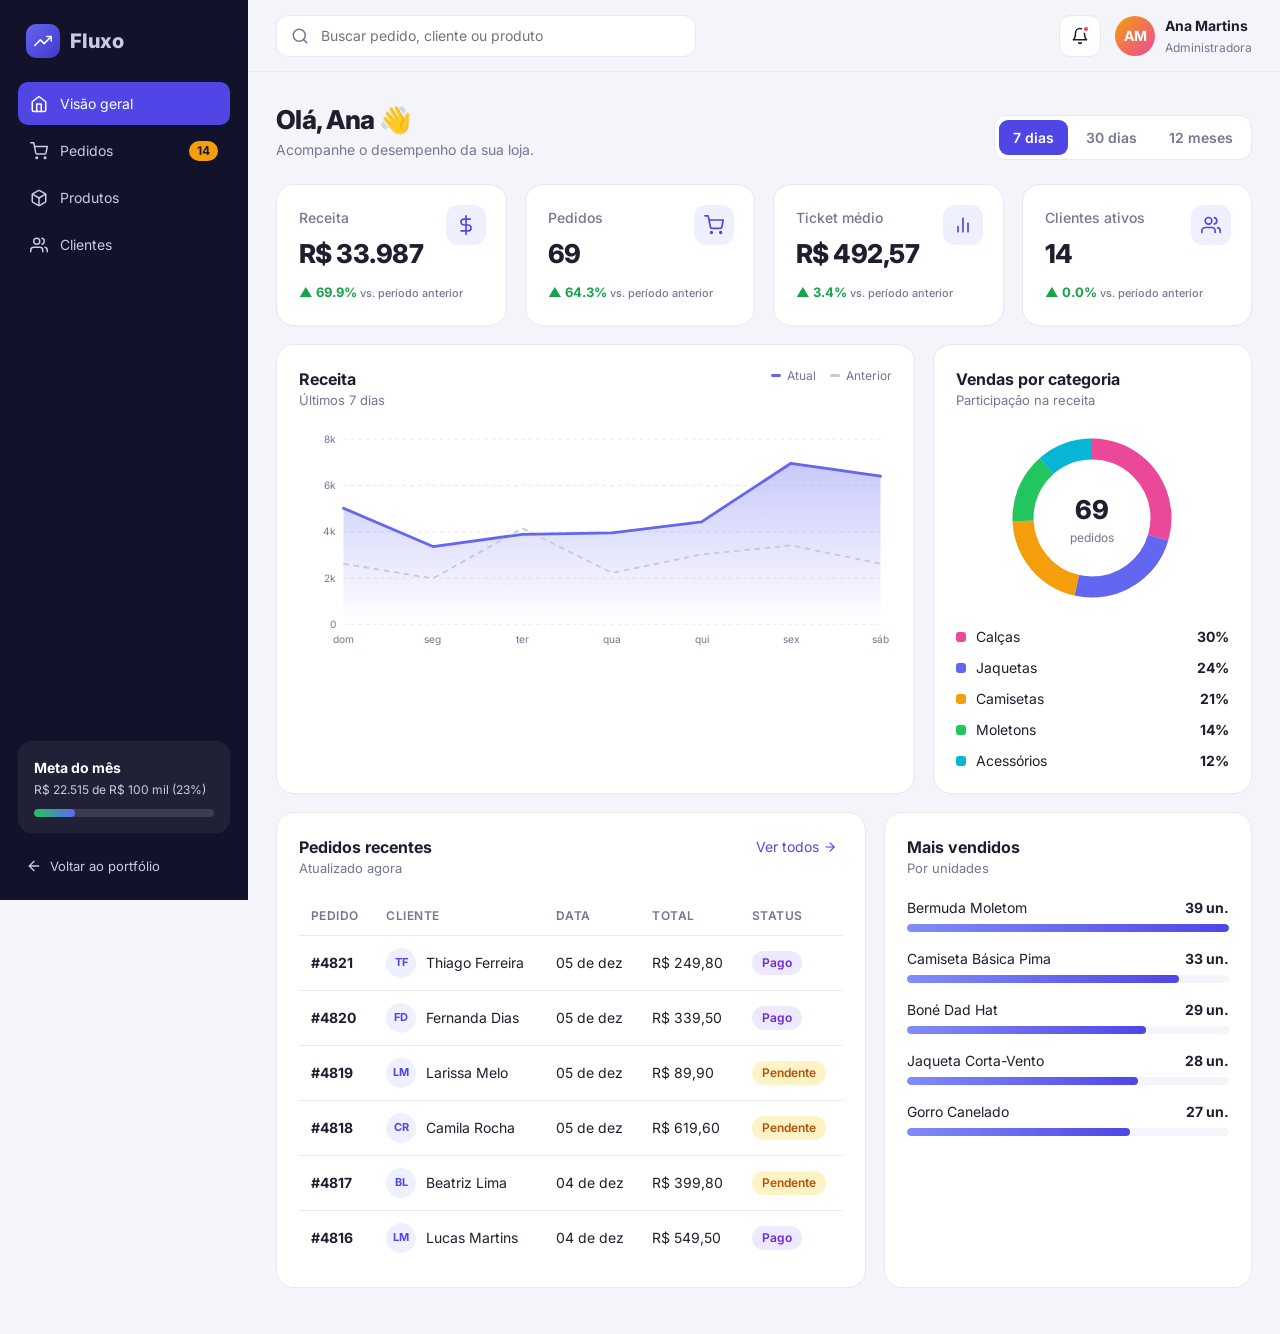
<file: projetos/dashboard/index.html>
<!DOCTYPE html>
<html lang="pt-BR">
  <head>
    <meta charset="UTF-8">
    <meta name="viewport" content="width=device-width, initial-scale=1">
    <title>Fluxo | Painel de Vendas</title>
    <meta name="description" content="Fluxo: painel de gestão de vendas com indicadores, gráficos e pedidos em tempo real.">
    <link rel="icon" href="data:image/svg+xml,<svg xmlns='http://www.w3.org/2000/svg' viewBox='0 0 32 32'><rect width='32' height='32' rx='8' fill='%234f46e5'/><path d='M8 20l5-6 4 4 7-8' stroke='white' stroke-width='3' fill='none' stroke-linecap='round' stroke-linejoin='round'/></svg>">
    <link rel="preconnect" href="https://fonts.googleapis.com">
    <link rel="preconnect" href="https://fonts.gstatic.com" crossorigin>
    <link href="https://fonts.googleapis.com/css2?family=Inter:wght@400;500;600;700;800&display=swap" rel="stylesheet">
    <link rel="stylesheet" href="../../css/dashboard.css">
  </head>
  <body class="fx">
    <aside class="fx-side" id="fx-side">
      <a href="#" class="fx-logo"><span class="fx-logo-mark"><svg width="18" height="18" viewBox="0 0 24 24" fill="none" stroke="currentColor" stroke-width="2" stroke-linecap="round" stroke-linejoin="round" aria-hidden="true"><polyline points="23 6 13.5 15.5 8.5 10.5 1 18"/><polyline points="17 6 23 6 23 12"/></svg></span> Fluxo</a>
      <nav class="fx-menu" aria-label="Menu do painel">
        <button class="fx-menu-item active" data-view="overview"><svg width="18" height="18" viewBox="0 0 24 24" fill="none" stroke="currentColor" stroke-width="2" stroke-linecap="round" stroke-linejoin="round" aria-hidden="true"><path d="m3 9 9-7 9 7v11a2 2 0 0 1-2 2H5a2 2 0 0 1-2-2z"/><polyline points="9 22 9 12 15 12 15 22"/></svg> Visão geral</button>
        <button class="fx-menu-item" data-view="orders"><svg width="18" height="18" viewBox="0 0 24 24" fill="none" stroke="currentColor" stroke-width="2" stroke-linecap="round" stroke-linejoin="round" aria-hidden="true"><circle cx="9" cy="21" r="1"/><circle cx="20" cy="21" r="1"/><path d="M1 1h4l2.68 13.39a2 2 0 0 0 2 1.61h9.72a2 2 0 0 0 2-1.61L23 6H6"/></svg> Pedidos <span class="fx-badge" id="fx-pending-badge">0</span></button>
        <button class="fx-menu-item" data-view="products"><svg width="18" height="18" viewBox="0 0 24 24" fill="none" stroke="currentColor" stroke-width="2" stroke-linecap="round" stroke-linejoin="round" aria-hidden="true"><path d="M21 16V8a2 2 0 0 0-1-1.73l-7-4a2 2 0 0 0-2 0l-7 4A2 2 0 0 0 3 8v8a2 2 0 0 0 1 1.73l7 4a2 2 0 0 0 2 0l7-4A2 2 0 0 0 21 16z"/><polyline points="3.27 6.96 12 12.01 20.73 6.96"/><line x1="12" y1="22.08" x2="12" y2="12"/></svg> Produtos</button>
        <button class="fx-menu-item" data-view="customers"><svg width="18" height="18" viewBox="0 0 24 24" fill="none" stroke="currentColor" stroke-width="2" stroke-linecap="round" stroke-linejoin="round" aria-hidden="true"><path d="M17 21v-2a4 4 0 0 0-4-4H5a4 4 0 0 0-4 4v2"/><circle cx="9" cy="7" r="4"/><path d="M23 21v-2a4 4 0 0 0-3-3.87"/><path d="M16 3.13a4 4 0 0 1 0 7.75"/></svg> Clientes</button>
      </nav>
      <div class="fx-side-card">
        <strong>Meta do mês</strong>
        <span id="fx-goal-text">R$ 0 de R$ 100 mil</span>
        <div class="fx-progress"><span id="fx-goal-bar"></span></div>
      </div>
      <a href="../../index.html#projetos" class="fx-back"><svg width="16" height="16" viewBox="0 0 24 24" fill="none" stroke="currentColor" stroke-width="2" stroke-linecap="round" stroke-linejoin="round" aria-hidden="true"><line x1="19" y1="12" x2="5" y2="12"/><polyline points="12 19 5 12 12 5"/></svg> Voltar ao portfólio</a>
    </aside>
    <div class="fx-overlay" id="fx-overlay"></div>

    <div class="fx-main">
      <header class="fx-top">
        <button class="fx-icon-btn fx-burger" id="fx-burger" aria-label="Abrir menu"><svg width="20" height="20" viewBox="0 0 24 24" fill="none" stroke="currentColor" stroke-width="2" stroke-linecap="round" stroke-linejoin="round" aria-hidden="true"><line x1="4" y1="6" x2="20" y2="6"/><line x1="4" y1="12" x2="20" y2="12"/><line x1="4" y1="18" x2="20" y2="18"/></svg></button>
        <label class="fx-search">
          <svg width="18" height="18" viewBox="0 0 24 24" fill="none" stroke="currentColor" stroke-width="2" stroke-linecap="round" stroke-linejoin="round" aria-hidden="true"><circle cx="11" cy="11" r="8"/><line x1="21" y1="21" x2="16.65" y2="16.65"/></svg>
          <input type="search" id="fx-search" placeholder="Buscar pedido, cliente ou produto" aria-label="Buscar">
        </label>
        <div class="fx-top-right">
          <button class="fx-icon-btn fx-bell" id="fx-bell" aria-label="Notificações"><svg width="18" height="18" viewBox="0 0 24 24" fill="none" stroke="currentColor" stroke-width="2" stroke-linecap="round" stroke-linejoin="round" aria-hidden="true"><path d="M18 8A6 6 0 0 0 6 8c0 7-3 9-3 9h18s-3-2-3-9"/><path d="M13.73 21a2 2 0 0 1-3.46 0"/></svg><span></span></button>
          <div class="fx-notes" id="fx-notes" hidden>
            <strong>Notificações</strong>
            <p id="fx-note-order"></p>
            <p><b>Estoque baixo</b> Jaqueta Corta-Vento · 3 un.</p>
            <p id="fx-note-goal"></p>
          </div>
          <div class="fx-user"><span>AM</span><div><strong>Ana Martins</strong><small>Administradora</small></div></div>
        </div>
      </header>

      <main class="fx-content">
        <!-- Visão geral -->
        <section class="fx-view active" data-view="overview">
          <div class="fx-title">
            <div>
              <h1>Olá, Ana 👋</h1>
              <p>Acompanhe o desempenho da sua loja.</p>
            </div>
            <div class="fx-seg" role="tablist" aria-label="Período">
              <button class="active" data-period="7">7 dias</button>
              <button data-period="30">30 dias</button>
              <button data-period="365">12 meses</button>
            </div>
          </div>

          <div class="fx-kpis" id="fx-kpis"></div>

          <div class="fx-grid">
            <article class="fx-card fx-chart-card">
              <div class="fx-card-head">
                <div><h2>Receita</h2><p id="fx-chart-sub">Últimos 7 dias</p></div>
                <div class="fx-legend"><span class="cur"></span> Atual <span class="prev"></span> Anterior</div>
              </div>
              <div class="fx-chart" id="fx-chart"></div>
            </article>
            <article class="fx-card">
              <div class="fx-card-head"><div><h2>Vendas por categoria</h2><p>Participação na receita</p></div></div>
              <div class="fx-donut-wrap">
                <svg viewBox="0 0 120 120" class="fx-donut" id="fx-donut"></svg>
                <div class="fx-donut-center"><strong id="fx-donut-total">0</strong><span>pedidos</span></div>
              </div>
              <ul class="fx-cats" id="fx-cats"></ul>
            </article>
          </div>

          <div class="fx-grid fx-grid-2">
            <article class="fx-card">
              <div class="fx-card-head">
                <div><h2>Pedidos recentes</h2><p>Atualizado agora</p></div>
                <button class="fx-link" data-goto="orders">Ver todos <svg width="14" height="14" viewBox="0 0 24 24" fill="none" stroke="currentColor" stroke-width="2" stroke-linecap="round" stroke-linejoin="round" aria-hidden="true"><line x1="5" y1="12" x2="19" y2="12"/><polyline points="12 5 19 12 12 19"/></svg></button>
              </div>
              <div class="fx-table-wrap"><table class="fx-table" id="fx-recent"></table></div>
            </article>
            <article class="fx-card">
              <div class="fx-card-head"><div><h2>Mais vendidos</h2><p>Por unidades</p></div></div>
              <ul class="fx-top-products" id="fx-top-products"></ul>
            </article>
          </div>
        </section>

        <!-- Pedidos -->
        <section class="fx-view" data-view="orders">
          <div class="fx-title">
            <div><h1>Pedidos</h1><p id="fx-orders-count">0 pedidos</p></div>
            <div class="fx-seg" id="fx-status-filter">
              <button class="active" data-status="all">Todos</button>
              <button data-status="Pago">Pagos</button>
              <button data-status="Pendente">Pendentes</button>
              <button data-status="Enviado">Enviados</button>
              <button data-status="Entregue">Entregues</button>
              <button data-status="Cancelado">Cancelados</button>
            </div>
          </div>
          <article class="fx-card">
            <div class="fx-table-wrap"><table class="fx-table" id="fx-orders"></table></div>
            <p class="fx-empty" id="fx-orders-empty" hidden>Nenhum pedido encontrado para esse filtro.</p>
          </article>
        </section>

        <!-- Produtos -->
        <section class="fx-view" data-view="products">
          <div class="fx-title"><div><h1>Produtos</h1><p>Estoque e desempenho</p></div></div>
          <div class="fx-products" id="fx-products"></div>
        </section>

        <!-- Clientes -->
        <section class="fx-view" data-view="customers">
          <div class="fx-title"><div><h1>Clientes</h1><p>Quem mais compra na sua loja</p></div></div>
          <article class="fx-card"><div class="fx-table-wrap"><table class="fx-table" id="fx-customers"></table></div></article>
        </section>
      </main>
    </div>

    <!-- Detalhe do pedido -->
    <div class="fx-modal" id="fx-modal" hidden>
      <div class="fx-modal-box" role="dialog" aria-modal="true" aria-labelledby="fx-modal-title">
        <button class="fx-icon-btn fx-modal-close" id="fx-modal-close" aria-label="Fechar"><svg width="18" height="18" viewBox="0 0 24 24" fill="none" stroke="currentColor" stroke-width="2" stroke-linecap="round" stroke-linejoin="round" aria-hidden="true"><line x1="18" y1="6" x2="6" y2="18"/><line x1="6" y1="6" x2="18" y2="18"/></svg></button>
        <div id="fx-modal-body"></div>
      </div>
    </div>

    <script src="../../js/dashboard.js" defer></script>
  </body>
</html>
</file>
<file: css/dashboard.css>
:root {
  --fx-bg: #f4f5fa;
  --fx-card: #ffffff;
  --fx-line: #e7e8f0;
  --fx-text: #1e1f2e;
  --fx-muted: #737791;
  --fx-primary: #4f46e5;
  --fx-primary-soft: #eef0ff;
  --fx-side: #12132a;
  color-scheme: light;
}
* { box-sizing: border-box; }
body.fx { margin: 0; display: flex; min-height: 100vh; background: var(--fx-bg); color: var(--fx-text); font-family: 'Inter', system-ui, sans-serif; font-size: 14px; line-height: 1.5; overflow-x: hidden; }
.fx a { color: inherit; text-decoration: none; }
.fx button { font: inherit; cursor: pointer; color: inherit; }
.fx h1, .fx h2, .fx h3, .fx p { margin: 0; }
.fx :focus-visible { outline: 2px solid var(--fx-primary); outline-offset: 2px; border-radius: 6px; }
.fx-muted { color: var(--fx-muted); }

/* Lateral */
.fx-side { position: sticky; top: 0; flex: 0 0 248px; height: 100vh; display: flex; flex-direction: column; gap: 24px; padding: 24px 18px; background: var(--fx-side); color: #c9cbe4; z-index: 40; }
.fx-logo { display: flex; align-items: center; gap: 10px; padding: 0 8px; font-size: 20px; font-weight: 800; color: #fff; }
.fx-logo-mark { display: grid; place-items: center; width: 34px; height: 34px; border-radius: 10px; background: linear-gradient(135deg, #6366f1, #4338ca); color: #fff; }
.fx-menu { display: grid; gap: 4px; }
.fx-menu-item { display: flex; align-items: center; gap: 12px; width: 100%; padding: 11px 12px; border: 0; border-radius: 10px; background: none; color: #c9cbe4 !important; font-weight: 500; text-align: left; transition: 0.2s; }
.fx-menu-item:hover { background: rgba(255, 255, 255, 0.06); color: #fff !important; }
.fx-menu-item.active { background: var(--fx-primary); color: #fff !important; }
.fx-badge { margin-left: auto; padding: 1px 8px; border-radius: 999px; background: #f59e0b; color: #1e1f2e; font-size: 12px; font-weight: 700; }
.fx-side-card { margin-top: auto; padding: 16px; border-radius: 14px; background: rgba(255, 255, 255, 0.06); }
.fx-side-card strong { display: block; color: #fff; }
.fx-side-card span { font-size: 12px; }
.fx-progress { height: 8px; margin-top: 10px; border-radius: 99px; background: rgba(255, 255, 255, 0.12); overflow: hidden; }
.fx-progress span { display: block; height: 100%; border-radius: inherit; background: linear-gradient(90deg, #22c55e, #6366f1); transition: width 1s; }
.fx-back { display: flex; align-items: center; gap: 8px; padding: 0 8px; font-size: 13px; color: #9a9cc0; }
.fx-back:hover { color: #fff; }
.fx-overlay { display: none; }

/* Topo */
.fx-main { flex: 1; min-width: 0; }
.fx-top { position: sticky; top: 0; z-index: 20; display: flex; align-items: center; gap: 16px; height: 72px; padding: 0 28px; background: rgba(244, 245, 250, 0.85); backdrop-filter: blur(10px); border-bottom: 1px solid var(--fx-line); }
.fx-search { display: flex; align-items: center; gap: 10px; flex: 1; max-width: 420px; padding: 0 14px; height: 42px; border-radius: 12px; background: var(--fx-card); border: 1px solid var(--fx-line); color: var(--fx-muted); }
.fx-search:focus-within { border-color: var(--fx-primary); }
.fx-search input { flex: 1; min-width: 0; border: 0; outline: 0; background: none; font: inherit; color: var(--fx-text); }
.fx-top-right { position: relative; display: flex; align-items: center; gap: 14px; margin-left: auto; }
.fx-icon-btn { display: grid; place-items: center; width: 42px; height: 42px; border-radius: 12px; border: 1px solid var(--fx-line); background: var(--fx-card); position: relative; }
.fx-icon-btn:hover { border-color: var(--fx-primary); color: var(--fx-primary); }
.fx-bell > span { position: absolute; top: 9px; right: 10px; width: 8px; height: 8px; border-radius: 50%; background: #ef4444; border: 2px solid #fff; }
.fx-bell.seen > span { display: none; }
.fx-burger { display: none; }
.fx-notes { position: absolute; top: 52px; right: 0; width: 300px; padding: 16px; border-radius: 14px; background: var(--fx-card); border: 1px solid var(--fx-line); box-shadow: 0 20px 40px -16px rgba(30, 31, 46, 0.25); display: grid; gap: 10px; }
.fx-notes p { padding: 10px; border-radius: 10px; background: var(--fx-bg); font-size: 13px; color: var(--fx-muted); }
.fx-notes b { display: block; color: var(--fx-text); }
.fx-user { display: flex; align-items: center; gap: 10px; }
.fx-user > span { display: grid; place-items: center; width: 40px; height: 40px; border-radius: 50%; background: linear-gradient(135deg, #f59e0b, #ec4899); color: #fff; font-weight: 700; }
.fx-user strong { display: block; font-size: 14px; }
.fx-user small { color: var(--fx-muted); font-size: 12px; }

/* Conteúdo */
.fx-content { padding: 28px; max-width: 1400px; }
.fx-view { display: none; animation: fxIn 0.3s ease; }
.fx-view.active { display: block; }
@keyframes fxIn { from { opacity: 0; transform: translateY(8px); } }
.fx-title { display: flex; align-items: flex-end; justify-content: space-between; gap: 16px; flex-wrap: wrap; margin-bottom: 24px; }
.fx-title h1 { font-size: 26px; font-weight: 800; letter-spacing: -0.02em; }
.fx-title p { color: var(--fx-muted); }
.fx-seg { display: inline-flex; flex-wrap: wrap; gap: 4px; padding: 4px; border-radius: 12px; background: var(--fx-card); border: 1px solid var(--fx-line); }
.fx-seg button { padding: 7px 14px; border: 0; border-radius: 9px; background: none; font-weight: 600; color: var(--fx-muted); }
.fx-seg button.active { background: var(--fx-primary); color: #fff; }

.fx-card { padding: 22px; border-radius: 18px; background: var(--fx-card); border: 1px solid var(--fx-line); min-width: 0; }
.fx-card-head { display: flex; align-items: flex-start; justify-content: space-between; gap: 12px; margin-bottom: 18px; }
.fx-card-head h2 { font-size: 16px; font-weight: 700; }
.fx-card-head p { color: var(--fx-muted); font-size: 13px; }
.fx-link { display: inline-flex; align-items: center; gap: 4px; border: 0; background: none; color: var(--fx-primary) !important; font-weight: 600; }

.fx-kpis { display: grid; grid-template-columns: repeat(4, 1fr); gap: 18px; margin-bottom: 18px; }
.fx-kpi { position: relative; }
.fx-kpi-icon { position: absolute; top: 20px; right: 20px; display: grid; place-items: center; width: 40px; height: 40px; border-radius: 12px; background: var(--fx-primary-soft); color: var(--fx-primary); }
.fx-kpi p { color: var(--fx-muted); font-weight: 500; }
.fx-kpi strong { display: block; margin: 6px 0 8px; font-size: 26px; font-weight: 800; letter-spacing: -0.02em; }
.fx-delta { font-size: 13px; font-weight: 700; }
.fx-delta small { font-weight: 500; color: var(--fx-muted); }
.fx-delta.up { color: #16a34a; }
.fx-delta.down { color: #dc2626; }

.fx-grid { display: grid; grid-template-columns: 2fr 1fr; gap: 18px; margin-bottom: 18px; }
.fx-grid-2 { grid-template-columns: 1.6fr 1fr; }
.fx-legend { display: flex; align-items: center; gap: 6px; font-size: 12px; color: var(--fx-muted); }
.fx-legend span { width: 10px; height: 3px; border-radius: 2px; margin-left: 8px; }
.fx-legend .cur { background: #6366f1; }
.fx-legend .prev { background: #c7c9da; }
.fx-chart { position: relative; }
.fx-chart svg { display: block; width: 100%; height: auto; overflow: visible; }
.fx-chart text { fill: var(--fx-muted); font-size: 11px; }
.fx-chart .g { stroke: var(--fx-line); stroke-dasharray: 4 4; }
.fx-chart .cur { fill: none; stroke: #6366f1; stroke-width: 3; stroke-linejoin: round; stroke-linecap: round; }
.fx-chart .prev { fill: none; stroke: #c7c9da; stroke-width: 2; stroke-dasharray: 6 5; }
.fx-chart .hit { fill: transparent; cursor: pointer; }
.fx-chart .cursor { stroke: #a5a8ff; stroke-dasharray: 3 3; }
.fx-chart .cursor-dot { fill: #fff; stroke: #6366f1; stroke-width: 3; }
.fx-tip { position: absolute; transform: translate(-50%, calc(-100% - 14px)); padding: 8px 12px; border-radius: 10px; background: var(--fx-side); color: #fff; font-size: 13px; font-weight: 700; white-space: nowrap; pointer-events: none; display: grid; }
.fx-tip strong { font-size: 11px; color: #a5a8ff; text-transform: capitalize; }
.fx-tip small { font-weight: 500; color: #9a9cc0; font-size: 11px; }

.fx-donut-wrap { position: relative; width: 180px; margin: 0 auto 18px; }
.fx-donut { display: block; width: 100%; }
.fx-donut circle { transition: stroke-dasharray 0.6s; }
.fx-donut-center { position: absolute; inset: 0; display: grid; place-content: center; text-align: center; }
.fx-donut-center strong { font-size: 26px; font-weight: 800; }
.fx-donut-center span { font-size: 12px; color: var(--fx-muted); }
.fx-cats { list-style: none; margin: 0; padding: 0; display: grid; gap: 10px; }
.fx-cats li { display: flex; align-items: center; gap: 10px; }
.fx-cats li span { width: 10px; height: 10px; border-radius: 3px; }
.fx-cats b { margin-left: auto; }

.fx-table-wrap { overflow-x: auto; margin: 0 -22px; padding: 0 22px; }
.fx-table { width: 100%; border-collapse: collapse; white-space: nowrap; }
.fx-table th { padding: 10px 12px; text-align: left; font-size: 12px; font-weight: 600; color: var(--fx-muted); text-transform: uppercase; letter-spacing: 0.04em; border-bottom: 1px solid var(--fx-line); }
.fx-table td { padding: 12px; border-bottom: 1px solid var(--fx-line); }
.fx-table tbody tr { transition: background 0.15s; }
.fx-table tbody tr[data-id] { cursor: pointer; }
.fx-table tbody tr:hover { background: #f8f8fd; }
.fx-table tbody tr:last-child td { border-bottom: 0; }
.fx-cust { display: flex; align-items: center; gap: 10px; }
.fx-cust span { display: grid; place-items: center; width: 30px; height: 30px; border-radius: 50%; background: var(--fx-primary-soft); color: var(--fx-primary); font-size: 11px; font-weight: 700; }
.fx-status { display: inline-block; padding: 3px 10px; border-radius: 999px; font-size: 12px; font-weight: 600; vertical-align: middle; }
.fx-status.ok { background: #dcfce7; color: #15803d; }
.fx-status.info { background: #dbeafe; color: #1d4ed8; }
.fx-status.warn { background: #fef3c7; color: #b45309; }
.fx-status.bad { background: #fee2e2; color: #b91c1c; }
.fx-empty { padding: 30px; text-align: center; color: var(--fx-muted); }

.fx-top-products { list-style: none; margin: 0; padding: 0; display: grid; gap: 16px; }
.fx-top-products li > div:first-child { display: flex; justify-content: space-between; margin-bottom: 6px; }
.fx-bar { height: 8px; border-radius: 99px; background: var(--fx-bg); overflow: hidden; }
.fx-bar span { display: block; height: 100%; border-radius: inherit; background: linear-gradient(90deg, #818cf8, #4f46e5); transition: width 0.6s; }

.fx-products { display: grid; grid-template-columns: repeat(4, 1fr); gap: 18px; }
.fx-product h3 { margin: 10px 0 4px; font-size: 16px; }
.fx-product > strong { font-size: 20px; }
.fx-cat { display: inline-block; padding: 2px 10px; border-radius: 999px; font-size: 12px; font-weight: 600; color: var(--c); background: color-mix(in srgb, var(--c) 12%, transparent); }
.fx-product-meta { display: flex; justify-content: space-between; margin-top: 14px; padding-top: 12px; border-top: 1px solid var(--fx-line); font-size: 12px; color: var(--fx-muted); }
.fx-product-meta b { display: block; color: var(--fx-text); font-size: 14px; }
.fx-product-meta b.low { color: #dc2626; }
.fx-alert { margin-top: 12px !important; padding: 8px 10px; border-radius: 8px; background: #fee2e2; color: #b91c1c; font-size: 12px; font-weight: 600; }

/* Modal */
.fx-modal { position: fixed; inset: 0; z-index: 60; display: grid; place-items: center; padding: 16px; background: rgba(18, 19, 42, 0.5); backdrop-filter: blur(4px); }
.fx-modal[hidden] { display: none; }
.fx-modal-box { position: relative; width: 100%; max-width: 460px; padding: 28px; border-radius: 20px; background: var(--fx-card); animation: fxIn 0.25s ease; }
.fx-modal-close { position: absolute; top: 16px; right: 16px; }
.fx-modal-box h2 { display: flex; align-items: center; gap: 12px; font-size: 24px; margin-bottom: 18px; }
.fx-modal-info { display: grid; grid-template-columns: 1fr 1fr; gap: 14px; padding: 16px; border-radius: 14px; background: var(--fx-bg); }
.fx-modal-info span { display: block; font-size: 12px; color: var(--fx-muted); }
.fx-modal-items { list-style: none; margin: 18px 0 0; padding: 0; display: grid; gap: 10px; }
.fx-modal-items li, .fx-modal-total { display: flex; justify-content: space-between; gap: 12px; }
.fx-modal-total { margin-top: 14px; padding-top: 14px; border-top: 1px solid var(--fx-line); font-size: 18px; }

@media (max-width: 1200px) {
  .fx-kpis, .fx-products { grid-template-columns: repeat(2, 1fr); }
  .fx-grid, .fx-grid-2 { grid-template-columns: 1fr; }
}
@media (max-width: 900px) {
  .fx-side { position: fixed; left: 0; top: 0; transform: translateX(-100%); transition: transform 0.3s; }
  .fx-side.open { transform: none; }
  .fx-overlay { display: block; position: fixed; inset: 0; z-index: 30; background: rgba(18, 19, 42, 0.5); opacity: 0; pointer-events: none; transition: opacity 0.3s; }
  .fx-overlay.show { opacity: 1; pointer-events: auto; }
  .fx-burger { display: grid; }
  .fx-user div { display: none; }
}
@media (max-width: 620px) {
  .fx-top { padding: 0 16px; gap: 10px; }
  .fx-content { padding: 18px 16px; }
  .fx-kpis { grid-template-columns: 1fr 1fr; gap: 12px; }
  .fx-kpi { padding: 16px; }
  .fx-kpi strong { font-size: 19px; }
  .fx-kpi-icon { display: none; }
  .fx-delta small { display: none; }
  .fx-products { grid-template-columns: 1fr; }
  .fx-card { padding: 18px; }
  .fx-table-wrap { margin: 0 -18px; padding: 0 18px; }
  .fx-notes { width: min(300px, calc(100vw - 32px)); }
  .fx-modal-info { grid-template-columns: 1fr; }
}
@media (prefers-reduced-motion: reduce) { * { animation: none !important; transition: none !important; } }
.fx-notes[hidden] { display: none; }
.fx-tip[hidden] { display: none; }
.fx-status.paid { background: #ede9fe; color: #6d28d9; }
.fx-search { min-width: 0; }
.fx-search input { width: 100%; }
</file>
